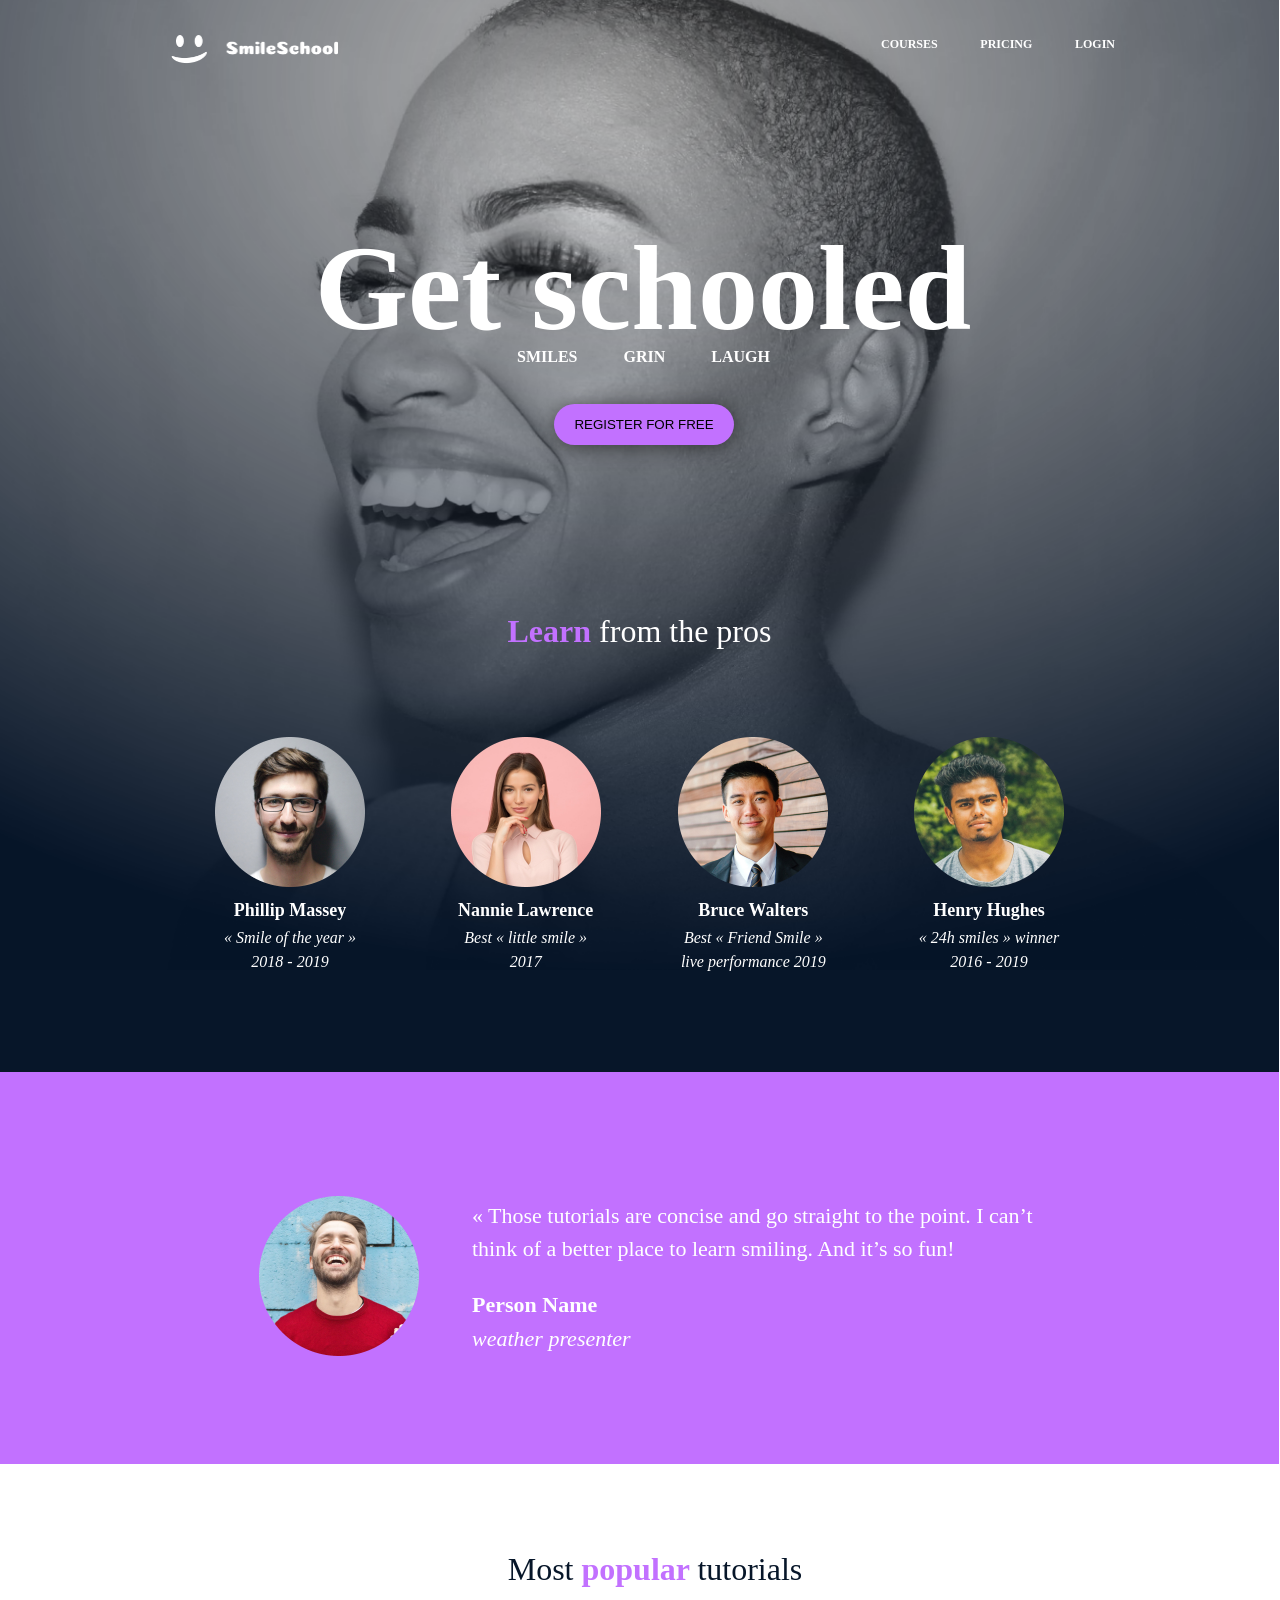
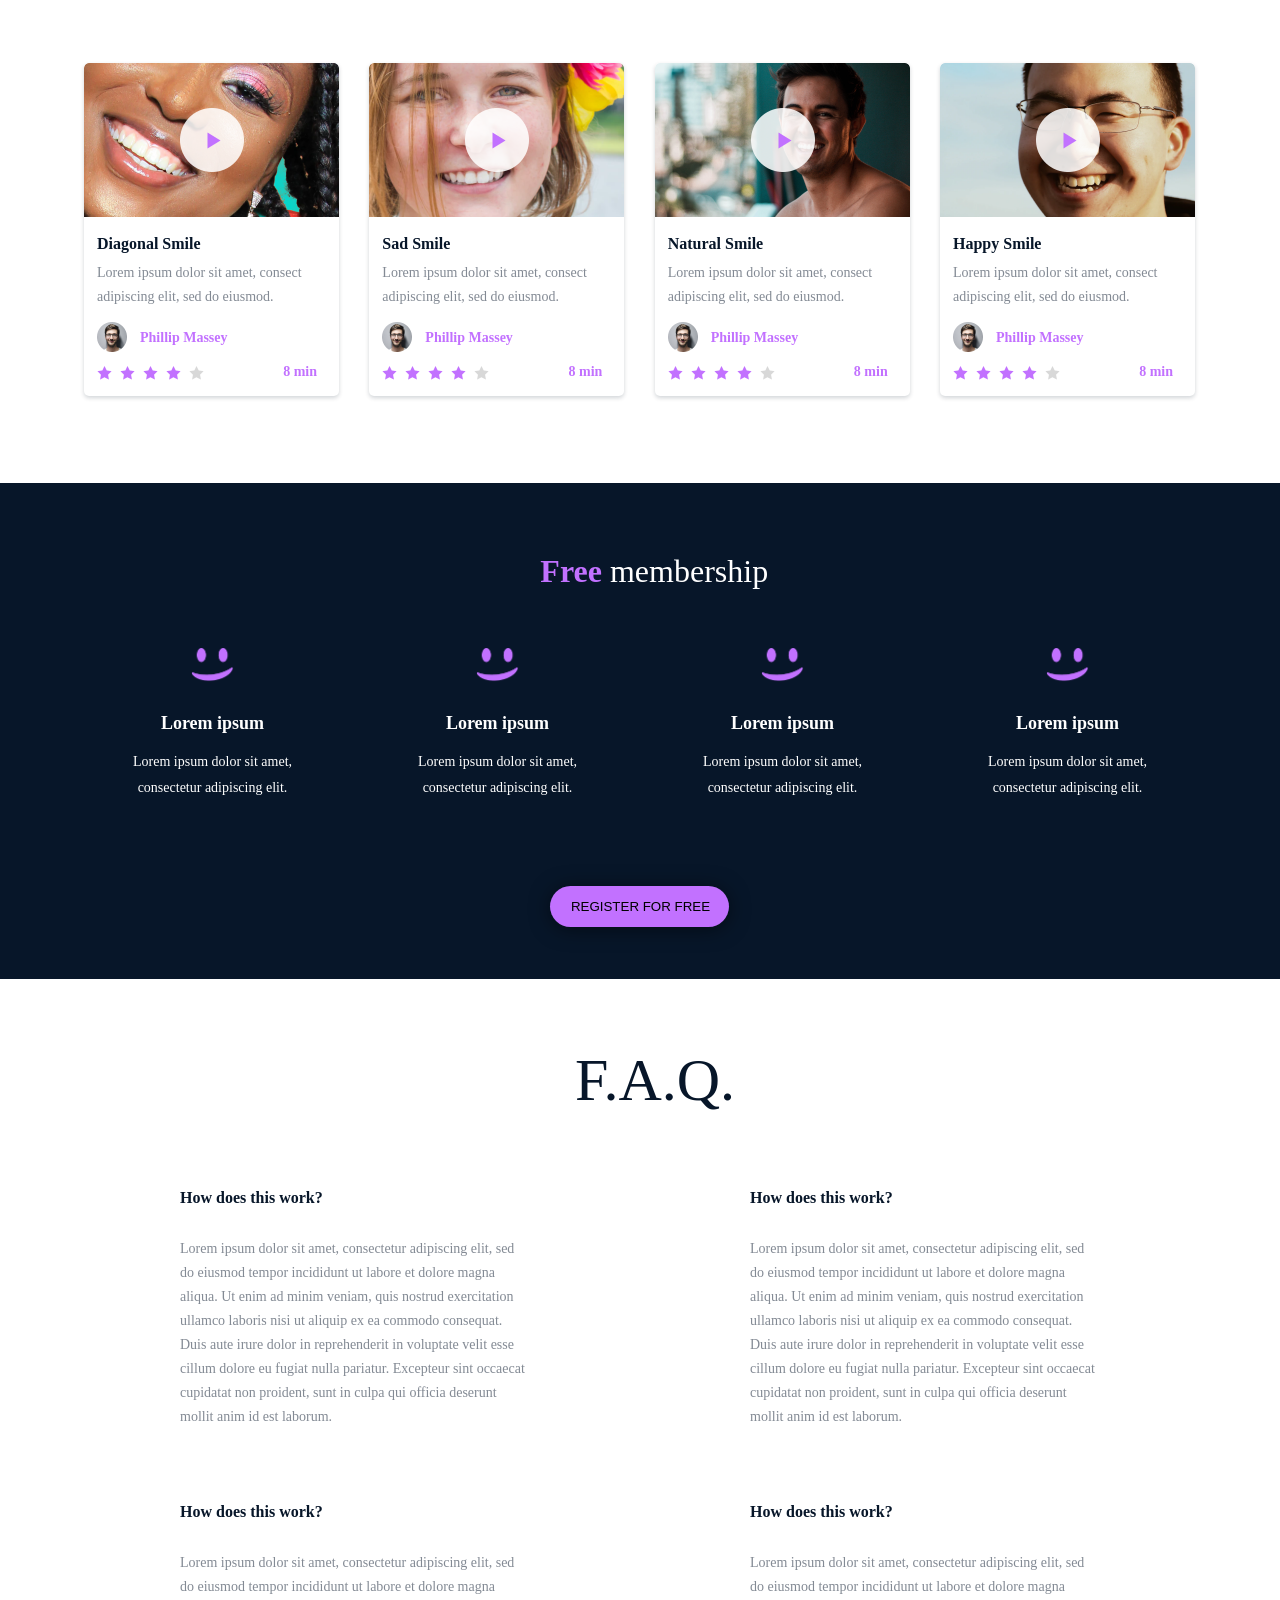
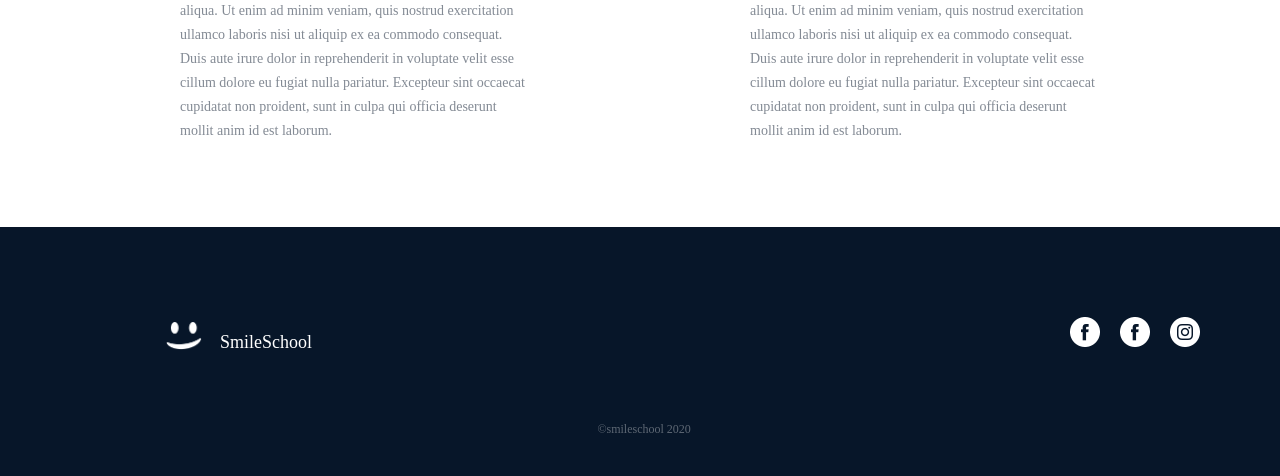
<file: css_advanced/index.html>
<!DOCTYPE html>
<html lang="en">
<head>
    <meta charset="utf-8" />
    <meta name="viewport" content="initial-scale=1, width=device-width" />
    <title>Homepage</title>

    <link rel="stylesheet" href="styles.css">
</head>
<body>

<main>

    <div class="school-page">
        <section class="main-part">
            <div class="logo-parent">
                <img class="logo-button"
                     loading="lazy"
                     alt=""
                     src="image-2.png"/>

                <div class="courses-pricing-login-wrapper">
                    <nav class="COURSES">
                        <a class="courses">COURSES</a>
                        <a class="pricing">PRICING</a>
                        <a class="login">LOGIN</a>
                    </nav>
                </div>
            </div>
            <img class="background-icon" alt="" src="image.png" />

            <div class="main-part-inner">
                <div class="frame-parent">
                    <div class="get-schooled-parent">
                        <h1 class="get-schooled">Get schooled</h1>
                        <div class="smiles-grin-laugh-images-wrapper">
                            <div class="smiles-grin-laugh-images">
                                <b class="smiles">SMILES</b>
                                <b class="grin">GRIN</b>
                                <b class="laugh">LAUGH</b>
                            </div>
                        </div>
                    </div>
                    <div class="button-wrapper">
                        <button class="button">
                             REGISTER FOR FREE
                        </button>
                    </div>
                </div>
            </div>
            <div class="learn-pros-content-wrapper">
                <div class="learn-pros-content">
                    <div class="learn-from-the-pros-wrapper">
                        <h1 class="learn-from-the-container">
                            <b>
                                <span>Learn</span>
                            </b>
                            <span class="from-the-pros">
                  <b> </b>
                  <span class="from-the-pros1">from the pros</span>
                </span>
                        </h1>
                    </div>
                    <div class="pros">
                        <div class="pro-1-wrapper">
                            <div class="pro-1">
                                <img
                                        class="avatar-icon"
                                        loading="lazy"
                                        alt=""
                                        src="image-1.png"
                                />

                                <div class="phillip-massey-parent">
                                    <div class="phillip-massey">Phillip Massey</div>
                                    <i class="smile-of-the"
                                    >« Smile of the year » 2018 - 2019</i
                                    >
                                </div>
                            </div>
                        </div>
                        <div class="pro-2">
                            <img
                                    class="avatar-icon1"
                                    alt=""
                                    src="image-3.png"
                            />

                            <div class="nannie-lawrence-parent">
                                <div class="nannie-lawrence">Nannie Lawrence</div>
                                <i class="best-little">Best « little smile » 2017</i>
                            </div>
                        </div>
                        <div class="pro-3-wrapper">
                            <div class="pro-3">
                                <img
                                        class="avatar-icon2"
                                        alt=""
                                        src="image-4.png"
                                />

                                <div class="bruce-walters-parent">
                                    <div class="bruce-walters">Bruce Walters</div>
                                    <i class="best-friend"
                                    >Best « Friend Smile » live performance 2019</i
                                    >
                                </div>
                            </div>
                        </div>
                        <div class="pro-4">
                            <img
                                    class="avatar-icon3"
                                    alt=""
                                    src="image-5.png"
                            />

                            <div class="henry-hughes-parent">
                                <div class="henry-hughes">Henry Hughes</div>
                                <i class="h-smiles">« 24h smiles » winner 2016 - 2019</i>
                            </div>
                        </div>
                    </div>
                </div>
            </div>
        </section>
        <section class="part-1-testimonials">

            <img class="avatar-icon4" alt="" src="image-6.png" />

            <div class="those-tutorials-ar-parent">
                <p class="those-tutorials-ar">
                    « Those tutorials are concise and go straight to the point. I can’t
                    think of a better place to learn smiling. And it’s so fun!
                </p>
                <div class="testimonial-author-info">
                    <b class="person-name">Person Name</b>
                    <i class="weather-presenter">weather presenter</i>
                </div>
            </div>
        </section>
        <section class="popular-tutorials">
            <div class="popular-tutorials-content">
                <div class="most-popular-tutoria-wrapper">
                    <h1 class="most-popular-tutoria-container">
                        <span class="most">Most</span>
                        <b class="popular">
                            <span> popular</span>
                            <span class="span"> </span>
                        </b>
                        <span class="tutorials">tutorials</span>
                    </h1>
                </div>
                <div class="tutorials1">
                    <div class="tuto-1">
                        <div class="background"></div>
                        <div class="preview-parent">
                            <img
                                    class="preview-icon"
                                    alt=""
                                    src="image-7.png"
                            />

                            <img
                                    class="play-icon"
                                    loading="lazy"
                                    alt=""
                                    src="image-8.png"
                            />
                        </div>
                        <div class="diagonal-smile-parent">
                            <b class="diagonal-smile">Diagonal Smile</b>
                            <div class="lorem-ipsum-dolor-si-parent">
                                <p class="lorem-ipsum-dolor">
                                    Lorem ipsum dolor sit amet, consect adipiscing elit, sed do
                                    eiusmod.
                                </p>
                                <div class="frame-group">
                                    <div class="avatar-parent">
                                        <img
                                                class="avatar-icon5"
                                                alt=""
                                                src="image-9.png"
                                        />

                                        <div class="phillip-massey-wrapper">
                                            <b class="phillip-massey1">Phillip Massey</b>
                                        </div>
                                    </div>
                                    <div class="frame-container">
                                        <div class="rating-wrapper">
                                            <img
                                                    class="rating-icon"
                                                    loading="lazy"
                                                    alt=""
                                                    src="image-10.png"
                                            />
                                        </div>
                                        <b class="min">8 min</b>
                                    </div>
                                </div>
                            </div>
                        </div>
                    </div>
                    <div class="tuto-2">
                        <div class="background1"></div>
                        <div class="preview-group">
                            <img
                                    class="preview-icon1"
                                    alt=""
                                    src="image-11.png"
                            />

                            <img class="play-icon1" alt="" src="image-8.png" />
                        </div>
                        <div class="sad-smile-parent">
                            <b class="sad-smile">Sad Smile</b>
                            <div class="lorem-ipsum-dolor-si-group">
                                <p class="lorem-ipsum-dolor1">
                                    Lorem ipsum dolor sit amet, consect adipiscing elit, sed do
                                    eiusmod.
                                </p>
                                <div class="frame-div">
                                    <div class="avatar-group">
                                        <img
                                                class="avatar-icon6"
                                                alt=""
                                                src="image-9.png"
                                        />

                                        <div class="phillip-massey-container">
                                            <b class="phillip-massey2">Phillip Massey</b>
                                        </div>
                                    </div>
                                    <div class="frame-parent1">
                                        <div class="rating-container">
                                            <img
                                                    class="rating-icon1"
                                                    alt=""
                                                    src="image-10.png"
                                            />
                                        </div>
                                        <b class="min1">8 min</b>
                                    </div>
                                </div>
                            </div>
                        </div>
                    </div>
                    <div class="tuto-3">
                        <div class="background2"></div>
                        <div class="preview-container">
                            <img
                                    class="preview-icon2"
                                    alt=""
                                    src="image-15.png"
                            />

                            <img class="play-icon2" alt="" src="image-8.png" />
                        </div>
                        <div class="natural-smile-parent">
                            <b class="natural-smile">Natural Smile</b>
                            <div class="lorem-ipsum-dolor-si-container">
                                <p class="lorem-ipsum-dolor2">
                                    Lorem ipsum dolor sit amet, consect adipiscing elit, sed do
                                    eiusmod.
                                </p>
                                <div class="frame-parent2">
                                    <div class="avatar-container">
                                        <img
                                                class="avatar-icon7"
                                                alt=""
                                                src="image-9.png"
                                        />

                                        <div class="phillip-massey-frame">
                                            <b class="phillip-massey3">Phillip Massey</b>
                                        </div>
                                    </div>
                                    <div class="frame-parent3">
                                        <div class="rating-frame">
                                            <img
                                                    class="rating-icon2"
                                                    alt=""
                                                    src="image-10.png"
                                            />
                                        </div>
                                        <b class="min2">8 min</b>
                                    </div>
                                </div>
                            </div>
                        </div>
                    </div>
                    <div class="tuto-4">
                        <div class="background3"></div>
                        <div class="preview-parent1">
                            <img
                                    class="preview-icon3"
                                    alt=""
                                    src="image-19.png"
                            />

                            <img class="play-icon3" alt="" src="image-8.png" />
                        </div>
                        <div class="happy-smile-parent">
                            <b class="happy-smile">Happy Smile</b>
                            <div class="lorem-ipsum-dolor-si-parent1">
                                <p class="lorem-ipsum-dolor3">
                                    Lorem ipsum dolor sit amet, consect adipiscing elit, sed do
                                    eiusmod.
                                </p>
                                <div class="frame-parent4">
                                    <div class="avatar-parent1">
                                        <img
                                                class="avatar-icon8"
                                                alt=""
                                                src="image-9.png"
                                        />

                                        <div class="phillip-massey-wrapper1">
                                            <b class="phillip-massey4">Phillip Massey</b>
                                        </div>
                                    </div>
                                    <div class="frame-parent5">
                                        <div class="rating-wrapper1">
                                            <img
                                                    class="rating-icon3"
                                                    alt=""
                                                    src="image-10.png"
                                            />
                                        </div>
                                        <b class="min3">8 min</b>
                                    </div>
                                </div>
                            </div>
                        </div>
                    </div>
                </div>
            </div>
        </section>
        <section class="free-membership">
            <div class="part-3-free-membership">
                <!--img class="background-icon2" alt="" src="img_14.png" /-->

                <div class="frame-parent6">
                    <div class="free-membership-wrapper">
                        <h1 class="free-membership1">
                            <b>
                                <span>Free</span>
                            </b>
                            <span class="membership">
                  <b> </b>
                  <span class="membership1">membership</span>
                </span>
                        </h1>
                    </div>
                    <div class="free-membership-benefits">
                        <div class="frame-parent7">
                            <div class="smile-wrapper">
                                <img
                                        class="smile-icon"
                                        loading="lazy"
                                        alt=""
                                        src="image-20.png"
                                />
                            </div>
                            <div class="lorem-ipsum-parent">
                                <b class="lorem-ipsum">Lorem ipsum</b>
                                <div class="lorem-ipsum-dolor-si-wrapper">
                                    <p class="lorem-ipsum-dolor4">
                                        Lorem ipsum dolor sit amet, consectetur adipiscing elit.
                                    </p>
                                </div>
                            </div>
                        </div>
                        <div class="frame-parent8">
                            <div class="smile-container">
                                <img class="smile-icon1" alt="" src="image-20.png" />
                            </div>
                            <div class="lorem-ipsum-group">
                                <b class="lorem-ipsum1">Lorem ipsum</b>
                                <div class="lorem-ipsum-dolor-si-frame">
                                    <p class="lorem-ipsum-dolor5">
                                        Lorem ipsum dolor sit amet, consectetur adipiscing elit.
                                    </p>
                                </div>
                            </div>
                        </div>
                        <div class="frame-parent9">
                            <div class="smile-frame">
                                <img class="smile-icon2" alt="" src="image-20.png" />
                            </div>
                            <div class="lorem-ipsum-container">
                                <b class="lorem-ipsum2">Lorem ipsum</b>
                                <div class="lorem-ipsum-dolor-si-wrapper1">
                                    <p class="lorem-ipsum-dolor6">
                                        Lorem ipsum dolor sit amet, consectetur adipiscing elit.
                                    </p>
                                </div>
                            </div>
                        </div>
                        <div class="frame-parent10">
                            <div class="smile-wrapper1">
                                <img class="smile-icon3" alt="" src="image-20.png" />
                            </div>
                            <div class="lorem-ipsum-parent1">
                                <b class="lorem-ipsum3">Lorem ipsum</b>
                                <div class="lorem-ipsum-dolor-si-wrapper2">
                                    <p class="lorem-ipsum-dolor7">
                                        Lorem ipsum dolor sit amet, consectetur adipiscing elit.
                                    </p>
                                </div>
                            </div>
                        </div>
                    </div>
                </div>
                <div class="button-container">
                    <button class="button1">
                        REGISTER FOR FREE
                    </button>
                </div>
            </div>
        </section>
        <section class="how-it-works">
            <div class="how-it-works-content">
                <div class="faq-wrapper">
                    <h1 class="faq">F.A.Q.</h1>
                </div>
                <div class="how-it-works-items">
                    <div class="how-it-works-first">
                        <b class="how-does-this">How does this work?</b>
                        <p class="lorem-ipsum-dolor8">
                            Lorem ipsum dolor sit amet, consectetur adipiscing elit, sed do
                            eiusmod tempor incididunt ut labore et dolore magna aliqua. Ut
                            enim ad minim veniam, quis nostrud exercitation ullamco laboris
                            nisi ut aliquip ex ea commodo consequat. Duis aute irure dolor
                            in reprehenderit in voluptate velit esse cillum dolore eu fugiat
                            nulla pariatur. Excepteur sint occaecat cupidatat non proident,
                            sunt in culpa qui officia deserunt mollit anim id est laborum.
                        </p>
                    </div>
                    <div class="how-it-works-second">
                        <b class="how-does-this1">How does this work?</b>
                        <p class="lorem-ipsum-dolor9">
                            Lorem ipsum dolor sit amet, consectetur adipiscing elit, sed do
                            eiusmod tempor incididunt ut labore et dolore magna aliqua. Ut
                            enim ad minim veniam, quis nostrud exercitation ullamco laboris
                            nisi ut aliquip ex ea commodo consequat. Duis aute irure dolor
                            in reprehenderit in voluptate velit esse cillum dolore eu fugiat
                            nulla pariatur. Excepteur sint occaecat cupidatat non proident,
                            sunt in culpa qui officia deserunt mollit anim id est laborum.
                        </p>
                    </div>
                </div>
                <div class="how-it-works-items1">
                    <div class="how-does-this-work-parent">
                        <b class="how-does-this2">How does this work?</b>
                        <p class="lorem-ipsum-dolor10">
                            Lorem ipsum dolor sit amet, consectetur adipiscing elit, sed do
                            eiusmod tempor incididunt ut labore et dolore magna aliqua. Ut
                            enim ad minim veniam, quis nostrud exercitation ullamco laboris
                            nisi ut aliquip ex ea commodo consequat. Duis aute irure dolor
                            in reprehenderit in voluptate velit esse cillum dolore eu fugiat
                            nulla pariatur. Excepteur sint occaecat cupidatat non proident,
                            sunt in culpa qui officia deserunt mollit anim id est laborum.
                        </p>
                    </div>
                    <div class="how-does-this-work-group">
                        <b class="how-does-this3">How does this work?</b>
                        <p class="lorem-ipsum-dolor11">
                            Lorem ipsum dolor sit amet, consectetur adipiscing elit, sed do
                            eiusmod tempor incididunt ut labore et dolore magna aliqua. Ut
                            enim ad minim veniam, quis nostrud exercitation ullamco laboris
                            nisi ut aliquip ex ea commodo consequat. Duis aute irure dolor
                            in reprehenderit in voluptate velit esse cillum dolore eu fugiat
                            nulla pariatur. Excepteur sint occaecat cupidatat non proident,
                            sunt in culpa qui officia deserunt mollit anim id est laborum.
                        </p>
                    </div>
                </div>
            </div>
        </section>
    </div>
</main>
<footer>

    <section class="part-5-footer">
        <div class="background4"></div>
        <div class="smileschool-2020">©️smileschool 2020</div>
        <div class="social-media">
            <img
                    class="instagram-icon"
                    loading="lazy"
                    alt=""
                    src="image-24.png"
            />

            <img
                    class="twitter-icon"
                    loading="lazy"
                    alt=""
                    src="image-23.png"
            />

            <img
                    class="facebook-icon"
                    loading="lazy"
                    alt=""
                    src="image-22.png"_
            />

            <img class="smile-icon4" alt="" src="image-21.png" />

            <div class="smileschool">SmileSchool</div>
        </div>
    </section>

</footer>

</body>
</html>
</file>
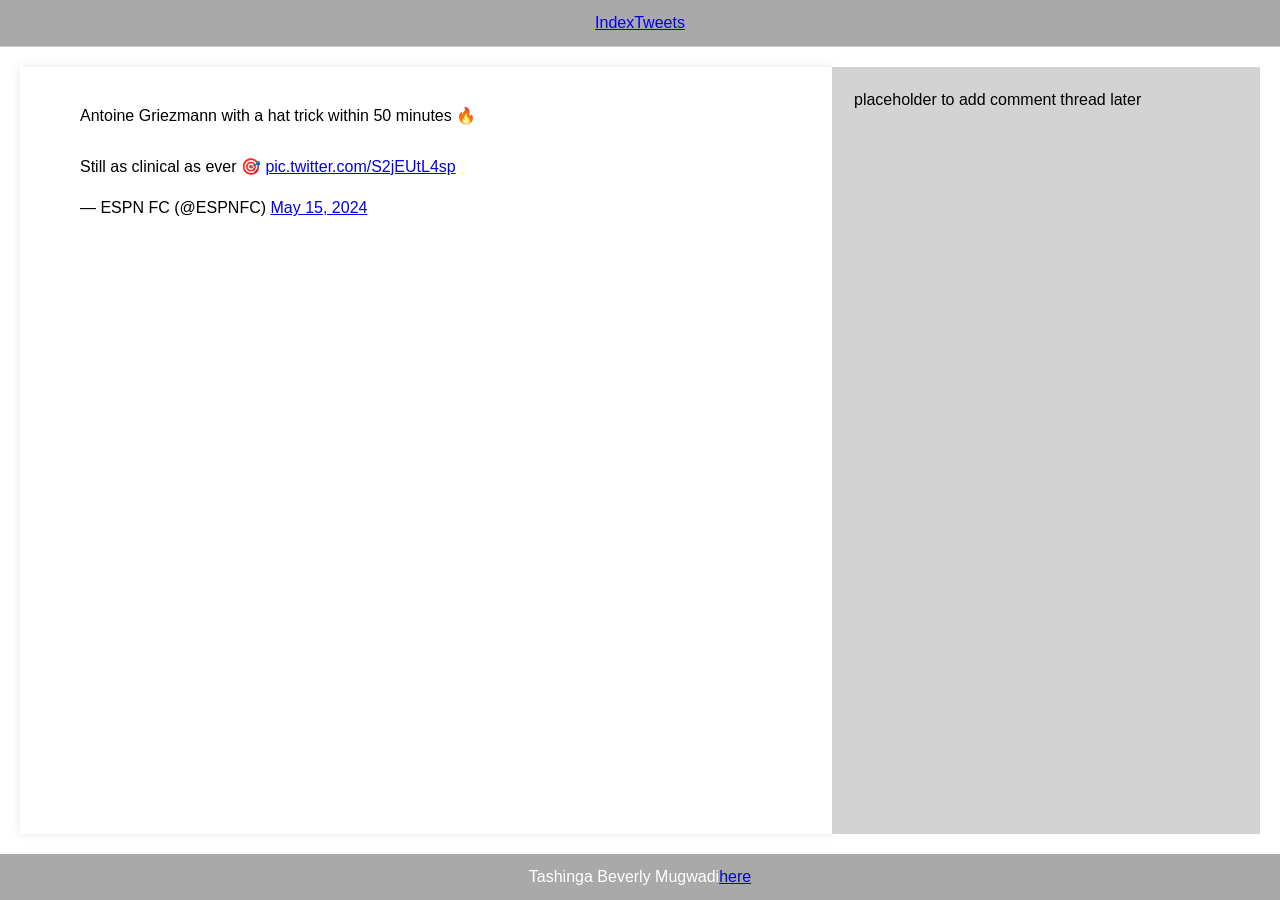
<file: css_basic/tweets.html>
<!DOCTYPE html>
<html lang="en">

<head>
    <meta charset="UTF-8">
    <meta name="viewport" content="width=device-width, initial-scale=1.0">
    <title>Document</title>
    <link href="base.css" rel="stylesheet">
    <link href="styles.css" rel="stylesheet">
</head>
<body>
    <header>
        <ul>
            <a href="index.html">
                <li>Index</li>
            </a>
            <a href="tweets.html">
                <li>Tweets</li>
            </a>
        </ul>
    </header>
    <main>
        <article>
    <blockquote class="twitter-tweet"><p lang="en" dir="ltr">Antoine Griezmann with a hat trick within 50 minutes 🔥<br><br>Still as clinical as ever 🎯 <a href="https://t.co/S2jEUtL4sp">pic.twitter.com/S2jEUtL4sp</a></p>&mdash; ESPN FC (@ESPNFC) <a href="https://twitter.com/ESPNFC/status/1790854904283607384?ref_src=twsrc%5Etfw">May 15, 2024</a></blockquote> <script async src="https://platform.twitter.com/widgets.js" charset="utf-8"></script>
        </article>
        <aside>placeholder to add comment thread later</aside>
    </main>
    <footer> Tashinga Beverly Mugwadi<a href="https://www.lipsum.com/" target="_blank">here</a> </footer>

</body>

</html>
</file>
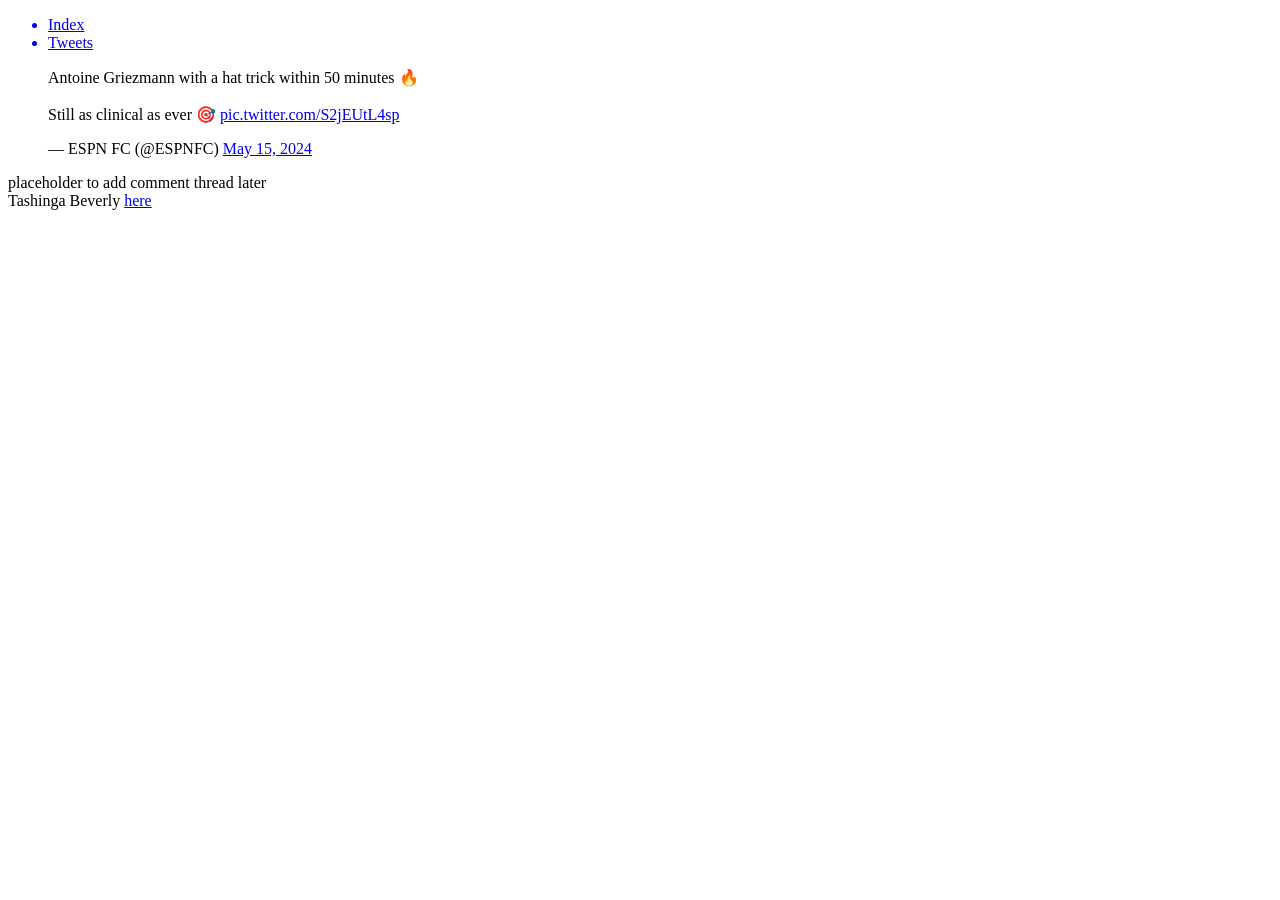
<file: html_basic/tweets.html>
<!DOCTYPE html>
<html lang="en">

<head>
    <meta charset="UTF-8">
    <meta name="viewport" content="width=device-width, initial-scale=1.0">
    <title>Document</title>
</head>
<body>
    <header>
        <ul>
            <a href="index.html">
                <li>Index</li>
            </a>
            <a href="tweets.html">
                <li>Tweets</li>
            </a>
        </ul>
    </header>
    <main>
        <article>
    <blockquote class="twitter-tweet"><p lang="en" dir="ltr">Antoine Griezmann with a hat trick within 50 minutes 🔥<br><br>Still as clinical as ever 🎯 <a href="https://t.co/S2jEUtL4sp">pic.twitter.com/S2jEUtL4sp</a></p>&mdash; ESPN FC (@ESPNFC) <a href="https://twitter.com/ESPNFC/status/1790854904283607384?ref_src=twsrc%5Etfw">May 15, 2024</a></blockquote> <script async src="https://platform.twitter.com/widgets.js" charset="utf-8"></script>
        </article>
        <aside>placeholder to add comment thread later</aside>
    </main>
    <footer> Tashinga Beverly <a href="https://www.lipsum.com/" target="_blank">here</a> </footer>

</body>

</html>
</file>
<file: css_advanced/styles.css>
.logo-button {
    height: 29.5px;
    width: 167px;
    position: relative;
    object-fit: cover;
}
.courses,
.login,
.pricing {
    text-decoration: none;
    position: relative;
    font-weight: 700;
    color: inherit;
    display: inline-block;
    min-width: 50px;
}
.login,
.pricing {
    min-width: 45px;
}
.login {
    min-width: 34px;
}
.COURSES {
    margin: 0;
    align-self: stretch;
    display: flex;
    flex-direction: row;
    align-items: flex-start;
    justify-content: space-between;
    gap: var(--gap-xl);
    text-align: left;
    font-size: var(--font-size-xs);
    color: var(--color-white);
}
.courses-pricing-login-wrapper {
    width: 234px;
    display: flex;
    flex-direction: column;
    align-items: flex-start;
    justify-content: flex-start;
    padding: var(--padding-11xs) 0 0;
    box-sizing: border-box;
}
.logo-parent {
    align-self: stretch;
    display: flex;
    flex-direction: row;
    align-items: flex-start;
    justify-content: space-between;
    gap: var(--gap-xl);
}
.background-icon {
    width: 100%;
    height: 100%;
    position: absolute;
    margin: 0 !important;
    top: 0;
    right: 0;
    bottom: 0;
    left: 0;
    max-width: 100%;
    overflow: hidden;
    max-height: 100%;
    object-fit: cover;
    z-index: -1;
}
.get-schooled,
.grin,
.laugh,
.smiles {
    position: relative;
    font-weight: 700;
    z-index: 1;
}
.get-schooled {
    margin: 0;
    align-self: stretch;
    font-size: inherit;
    font-family: inherit;
}
.grin,
.laugh,
.smiles {
    display: inline-block;
    min-width: 52px;
}
.grin,
.laugh {
    min-width: 36px;
}
.laugh {
    min-width: 49px;
}
.smiles-grin-laugh-images {
    width: 253px;
    display: flex;
    flex-direction: row;
    align-items: flex-start;
    justify-content: space-between;
    gap: var(--gap-xl);
}
.smiles-grin-laugh-images-wrapper {
    align-self: stretch;
    display: flex;
    flex-direction: row;
    align-items: flex-start;
    justify-content: center;
    padding: 0 var(--padding-xl) 0 var(--padding-2xl);
    margin-top: -10px;
    font-size: var(--font-size-base);
}
.get-schooled-parent {
    align-self: stretch;
    display: flex;
    flex-direction: column;
    align-items: flex-end;
    justify-content: flex-start;
}
.button-background {
    height: 44px;
    width: 162px;
    position: relative;
    border-radius: var(--br-3xl);
    background-color: var(--color-mediumorchid);
    display: none;
}
.register-for-free {
    position: relative;
    font-size: var(--font-size-sm);
    font-weight: 600;
    font-family: var(--font-source-sans-pro);
    color: var(--color-white);
    text-align: center;
    display: inline-block;
    min-width: 121px;
    z-index: 1;
}
.button,
.button-wrapper {
    display: flex;
    flex-direction: row;
    align-items: flex-start;
}
.button {
    cursor: pointer;
    border: 0;
    padding: var(--padding-smi) var(--padding-xl);
    background-color: var(--color-mediumorchid);
    box-shadow: 0 2px 20px rgba(0, 0, 0, 0.5);
    border-radius: var(--br-3xl);
    overflow: hidden;
    justify-content: flex-start;
    white-space: nowrap;
    z-index: 1;
}
.button1:hover,
.button:hover {
    background-color: var(--color-darkorchid);
}
.button-wrapper {
    align-self: stretch;
    justify-content: center;
    padding: 0 var(--padding-xl) 0 var(--padding-3xl);
}
.frame-parent {
    width: 684px;
    display: flex;
    flex-direction: column;
    align-items: flex-end;
    justify-content: flex-start;
    gap: 38px;
    max-width: 100%;
}
.main-part-inner {
    width: 1092.4px;
    display: flex;
    flex-direction: row;
    align-items: flex-start;
    justify-content: center;
    padding: 0 0 12.5px;
    box-sizing: border-box;
    max-width: 100%;
}
.from-the-pros1 {
    font-weight: 300;
}
.from-the-pros {
    color: var(--color-white);
}
.learn-from-the-container {
    margin: 0;
    position: relative;
    font-size: inherit;
    z-index: 1;
    font-family: inherit;
}
.learn-from-the-pros-wrapper {
    width: 983px;
    display: flex;
    flex-direction: row;
    align-items: flex-start;
    justify-content: center;
    padding: 0 var(--padding-xl);
    box-sizing: border-box;
    max-width: 100%;
}
.avatar-icon {
    width: 150px;
    height: 150px;
    position: relative;
    object-fit: cover;
}
.phillip-massey,
.smile-of-the {
    align-self: stretch;
    position: relative;
}
.phillip-massey {
    line-height: 27px;
    font-weight: 900;
}
.smile-of-the {
    font-size: var(--font-size-base);
    line-height: 24px;
    font-style: italic;
}
.phillip-massey-parent {
    align-self: stretch;
    gap: var(--gap-11xs);
}
.phillip-massey-parent,
.pro-1,
.pro-1-wrapper {
    display: flex;
    flex-direction: column;
    align-items: flex-start;
    justify-content: flex-start;
}
.pro-1 {
    align-self: stretch;
    overflow: hidden;
    gap: var(--gap-3xs);
}
.pro-1-wrapper {
    width: 158px;
    flex-shrink: 0;
    padding: 0 var(--padding-5xs) 0 0;
    box-sizing: border-box;
}
.avatar-icon1 {
    width: 150px;
    height: 150px;
    position: relative;
    object-fit: cover;
}
.best-little,
.nannie-lawrence {
    align-self: stretch;
    position: relative;
}
.nannie-lawrence {
    line-height: 27px;
    font-weight: 900;
}
.best-little {
    font-size: var(--font-size-base);
    line-height: 24px;
    font-style: italic;
}
.nannie-lawrence-parent,
.pro-2 {
    display: flex;
    flex-direction: column;
    align-items: flex-start;
    justify-content: flex-start;
}
.nannie-lawrence-parent {
    align-self: stretch;
    gap: var(--gap-11xs);
}
.pro-2 {
    width: 150px;
    overflow: hidden;
    flex-shrink: 0;
    gap: var(--gap-3xs);
}
.avatar-icon2 {
    width: 150px;
    height: 150px;
    position: relative;
    object-fit: cover;
}
.best-friend,
.bruce-walters {
    align-self: stretch;
    position: relative;
}
.bruce-walters {
    line-height: 27px;
    font-weight: 900;
}
.best-friend {
    font-size: var(--font-size-base);
    line-height: 24px;
    font-style: italic;
}
.bruce-walters-parent {
    align-self: stretch;
    gap: var(--gap-11xs);
}
.bruce-walters-parent,
.pro-3,
.pro-3-wrapper {
    display: flex;
    flex-direction: column;
    align-items: flex-start;
    justify-content: flex-start;
}
.pro-3 {
    align-self: stretch;
    overflow: hidden;
    gap: var(--gap-3xs);
}
.pro-3-wrapper {
    width: 158px;
    flex-shrink: 0;
    padding: 0 var(--padding-5xs) 0 0;
    box-sizing: border-box;
}
.avatar-icon3 {
    width: 150px;
    height: 150px;
    position: relative;
    object-fit: cover;
}
.h-smiles,
.henry-hughes {
    align-self: stretch;
    position: relative;
}
.henry-hughes {
    line-height: 27px;
    font-weight: 900;
}
.h-smiles {
    font-size: var(--font-size-base);
    line-height: 24px;
    font-style: italic;
}
.henry-hughes-parent {
    align-self: stretch;
    flex-direction: column;
    justify-content: flex-start;
    gap: var(--gap-11xs);
}
.henry-hughes-parent,
.pro-4,
.pros {
    display: flex;
    align-items: flex-start;
}
.pro-4 {
    width: 150px;
    overflow: hidden;
    flex-shrink: 0;
    flex-direction: column;
    justify-content: flex-start;
    gap: var(--gap-3xs);
}
.pros {
    width: 1009px;
    overflow-x: auto;
    flex-direction: row;
    justify-content: space-between;
    gap: var(--gap-xl);
    max-width: 100%;
    z-index: 1;
    font-size: var(--font-size-lg);
    color: var(--color-white);
}
.learn-pros-content,
.learn-pros-content-wrapper {
    display: flex;
    justify-content: flex-start;
    max-width: 100%;
}
.learn-pros-content {
    flex: 1;
    flex-direction: column;
    align-items: flex-end;
    gap: 87px;
}
.learn-pros-content-wrapper {
    align-self: stretch;
    flex-direction: row;
    align-items: flex-start;
    padding: 0 51px 0 var(--padding-25xl);
    box-sizing: border-box;
    font-size: var(--font-size-13xl);
    color: var(--color-mediumorchid);
}
.background-icon1,
.main-part {
    position: relative;
    max-width: 100%;
}
.main-part {
    margin-left: -1px;
    align-self: stretch;
    overflow: hidden;
    display: flex;
    flex-direction: column;
    align-items: flex-start;
    justify-content: flex-start;
    padding: 35px 164px 98px 172px;
    box-sizing: border-box;
    gap: 155.5px;
    z-index: 2;
    text-align: center;
    font-size: 120px;
    color: var(--color-white);
    font-family: var(--font-source-sans-pro);
}
.background-icon1 {
    height: 392px;
    width: 1440px;
    display: none;
}
.avatar-icon4 {
    height: 160px;
    width: 160px;
    position: relative;
    object-fit: contain;
    z-index: 1;
}
.those-tutorials-ar {
    margin: 0;
    align-self: stretch;
    position: relative;
    line-height: 33.6px;
    z-index: 1;
}
.person-name,
.weather-presenter {
    position: relative;
    line-height: 34px;
    z-index: 1;
}
.person-name {
    font-weight: 700;
    display: inline-block;
    min-width: 129px;
}
.weather-presenter {
    font-style: italic;
}
.testimonial-author-info {
    display: flex;
    flex-direction: column;
    align-items: flex-start;
    justify-content: flex-start;
}
.part-1-testimonials,
.those-tutorials-ar-parent {
    display: flex;
    justify-content: flex-start;
    max-width: 100%;
}
.those-tutorials-ar-parent {
    flex: 1;
    flex-direction: column;
    align-items: flex-start;
    gap: var(--gap-3xl);
    min-width: 474px;
}
.part-1-testimonials {
    margin-left: -1px;
    margin-bottom: 87px;
    align-self: stretch;
    background-color: var(--color-mediumorchid);
    flex-direction: row;
    flex-wrap: wrap;
    align-items: flex-end;
    padding: var(--padding-89xl) 237px var(--padding-89xl) 260px;
    box-sizing: border-box;
    gap: 53px;
    min-height: 392px;
    text-align: left;
    font-size: var(--font-size-3xl);
    color: var(--color-white);
    font-family: var(--font-source-sans-pro);
}
.most {
    font-weight: 300;
}
.span {
    color: var(--color-white);
}
.popular {
    color: var(--color-mediumorchid);
}
.tutorials {
    font-weight: 300;
}
.most-popular-tutoria-container {
    margin: 0;
    position: relative;
    font-size: inherit;
    font-family: inherit;
}
.most-popular-tutoria-wrapper {
    width: 1080px;
    display: flex;
    flex-direction: row;
    align-items: flex-start;
    justify-content: center;
    padding: 0 var(--padding-xl);
    box-sizing: border-box;
    max-width: 100%;
}
.background {
    align-self: stretch;
    height: 335px;
    position: relative;
    box-shadow: 0 2px 4px rgba(7, 22, 41, 0.18);
    border-radius: var(--br-8xs);
    background-color: var(--color-white);
    display: none;
}
.preview-icon {
    position: absolute;
    top: 0;
    left: 0;
    width: 100%;
    height: 100%;
    object-fit: cover;
    z-index: 1;
}
.play-icon {
    position: absolute;
    top: 45px;
    left: 96px;
    width: 64px;
    height: 64px;
    z-index: 2;
}
.preview-parent {
    align-self: stretch;
    height: 154px;
    position: relative;
}
.diagonal-smile {
    position: relative;
    font-weight: 700;
    display: inline-block;
    min-width: 106px;
    z-index: 1;
}
.lorem-ipsum-dolor {
    margin: 0;
    align-self: stretch;
    position: relative;
    line-height: 24px;
    z-index: 1;
}
.avatar-icon5 {
    height: 30px;
    width: 30px;
    position: relative;
    object-fit: cover;
    min-height: 30px;
    z-index: 1;
}
.phillip-massey1 {
    position: relative;
    line-height: 27px;
    font-weight: 600;
    display: inline-block;
    min-width: 86px;
    z-index: 1;
}
.avatar-parent,
.phillip-massey-wrapper {
    display: flex;
    align-items: flex-start;
    justify-content: flex-start;
}
.phillip-massey-wrapper {
    flex-direction: column;
    padding: var(--padding-11xs) 0 0;
}
.avatar-parent {
    flex-direction: row;
    gap: var(--gap-smi);
}
.rating-icon {
    align-self: stretch;
    height: 15px;
    position: relative;
    max-width: 100%;
    overflow: hidden;
    flex-shrink: 0;
    z-index: 1;
}
.rating-wrapper {
    width: 107px;
    display: flex;
    flex-direction: column;
    align-items: flex-start;
    justify-content: flex-start;
    padding: var(--padding-5xs) 0 0;
    box-sizing: border-box;
}
.min {
    position: relative;
    line-height: 27px;
    font-weight: 600;
    display: inline-block;
    min-width: 34px;
    z-index: 1;
}
.frame-container {
    align-self: stretch;
    display: flex;
    flex-direction: row;
    align-items: flex-start;
    justify-content: space-between;
    gap: var(--gap-xl);
    text-align: right;
}
.frame-group {
    width: 220px;
    gap: var(--gap-7xs);
    color: var(--color-mediumorchid);
}
.diagonal-smile-parent,
.frame-group,
.lorem-ipsum-dolor-si-parent {
    display: flex;
    flex-direction: column;
    align-items: flex-start;
    justify-content: flex-start;
}
.lorem-ipsum-dolor-si-parent {
    align-self: stretch;
    gap: var(--gap-sm-4);
    font-size: var(--font-size-sm);
    color: var(--color-gray-200);
}
.diagonal-smile-parent {
    width: 242px;
    gap: var(--gap-5xs-6);
}
.background1,
.tuto-1 {
    box-shadow: 0 2px 4px rgba(7, 22, 41, 0.18);
    border-radius: var(--br-8xs);
    background-color: var(--color-white);
}
.tuto-1 {
    overflow: hidden;
    display: flex;
    flex-direction: column;
    align-items: flex-end;
    justify-content: flex-start;
    padding: 0 0 var(--padding-2xs);
    gap: var(--gap-lg);
}
.background1 {
    align-self: stretch;
    height: 335px;
    position: relative;
    display: none;
}
.preview-icon1 {
    position: absolute;
    top: 0;
    left: 0;
    width: 100%;
    height: 100%;
    object-fit: cover;
    z-index: 1;
}
.play-icon1 {
    position: absolute;
    top: 45px;
    left: 96px;
    width: 64px;
    height: 64px;
    z-index: 2;
}
.preview-group {
    align-self: stretch;
    height: 154px;
    position: relative;
}
.sad-smile {
    position: relative;
    font-weight: 700;
    display: inline-block;
    min-width: 70px;
    z-index: 1;
}
.lorem-ipsum-dolor1 {
    margin: 0;
    align-self: stretch;
    position: relative;
    line-height: 24px;
    z-index: 1;
}
.avatar-icon6 {
    height: 30px;
    width: 30px;
    position: relative;
    object-fit: cover;
    min-height: 30px;
    z-index: 1;
}
.phillip-massey2 {
    position: relative;
    line-height: 27px;
    font-weight: 600;
    display: inline-block;
    min-width: 86px;
    z-index: 1;
}
.avatar-group,
.phillip-massey-container {
    display: flex;
    align-items: flex-start;
    justify-content: flex-start;
}
.phillip-massey-container {
    flex-direction: column;
    padding: var(--padding-11xs) 0 0;
}
.avatar-group {
    flex-direction: row;
    gap: var(--gap-smi);
}
.rating-icon1 {
    align-self: stretch;
    height: 15px;
    position: relative;
    max-width: 100%;
    overflow: hidden;
    flex-shrink: 0;
    z-index: 1;
}
.rating-container {
    width: 107px;
    display: flex;
    flex-direction: column;
    align-items: flex-start;
    justify-content: flex-start;
    padding: var(--padding-5xs) 0 0;
    box-sizing: border-box;
}
.min1 {
    position: relative;
    line-height: 27px;
    font-weight: 600;
    display: inline-block;
    min-width: 34px;
    z-index: 1;
}
.frame-parent1 {
    align-self: stretch;
    display: flex;
    flex-direction: row;
    align-items: flex-start;
    justify-content: space-between;
    gap: var(--gap-xl);
    text-align: right;
}
.frame-div {
    width: 220px;
    gap: var(--gap-7xs);
    color: var(--color-mediumorchid);
}
.frame-div,
.lorem-ipsum-dolor-si-group,
.sad-smile-parent {
    display: flex;
    flex-direction: column;
    align-items: flex-start;
    justify-content: flex-start;
}
.lorem-ipsum-dolor-si-group {
    align-self: stretch;
    gap: var(--gap-sm-4);
    font-size: var(--font-size-sm);
    color: var(--color-gray-200);
}
.sad-smile-parent {
    width: 242px;
    gap: var(--gap-5xs-6);
}
.background2,
.tuto-2 {
    box-shadow: 0 2px 4px rgba(7, 22, 41, 0.18);
    border-radius: var(--br-8xs);
    background-color: var(--color-white);
}
.tuto-2 {
    overflow: hidden;
    display: flex;
    flex-direction: column;
    align-items: flex-end;
    justify-content: flex-start;
    padding: 0 0 var(--padding-2xs);
    gap: var(--gap-lg);
}
.background2 {
    align-self: stretch;
    height: 335px;
    position: relative;
    display: none;
}
.preview-icon2 {
    position: absolute;
    top: 0;
    left: 0;
    width: 100%;
    height: 100%;
    object-fit: cover;
    z-index: 1;
}
.play-icon2 {
    position: absolute;
    top: 45px;
    left: 96px;
    width: 64px;
    height: 64px;
    z-index: 2;
}
.preview-container {
    align-self: stretch;
    height: 154px;
    position: relative;
}
.natural-smile {
    position: relative;
    font-weight: 700;
    display: inline-block;
    min-width: 97px;
    z-index: 1;
}
.lorem-ipsum-dolor2 {
    margin: 0;
    align-self: stretch;
    position: relative;
    line-height: 24px;
    z-index: 1;
}
.avatar-icon7 {
    height: 30px;
    width: 30px;
    position: relative;
    object-fit: cover;
    min-height: 30px;
    z-index: 1;
}
.phillip-massey3 {
    position: relative;
    line-height: 27px;
    font-weight: 600;
    display: inline-block;
    min-width: 86px;
    z-index: 1;
}
.avatar-container,
.phillip-massey-frame {
    display: flex;
    align-items: flex-start;
    justify-content: flex-start;
}
.phillip-massey-frame {
    flex-direction: column;
    padding: var(--padding-11xs) 0 0;
}
.avatar-container {
    flex-direction: row;
    gap: var(--gap-smi);
}
.rating-icon2 {
    align-self: stretch;
    height: 15px;
    position: relative;
    max-width: 100%;
    overflow: hidden;
    flex-shrink: 0;
    z-index: 1;
}
.rating-frame {
    width: 107px;
    display: flex;
    flex-direction: column;
    align-items: flex-start;
    justify-content: flex-start;
    padding: var(--padding-5xs) 0 0;
    box-sizing: border-box;
}
.min2 {
    position: relative;
    line-height: 27px;
    font-weight: 600;
    display: inline-block;
    min-width: 34px;
    z-index: 1;
}
.frame-parent3 {
    align-self: stretch;
    display: flex;
    flex-direction: row;
    align-items: flex-start;
    justify-content: space-between;
    gap: var(--gap-xl);
    text-align: right;
}
.frame-parent2 {
    width: 220px;
    gap: var(--gap-7xs);
    color: var(--color-mediumorchid);
}
.frame-parent2,
.lorem-ipsum-dolor-si-container,
.natural-smile-parent {
    display: flex;
    flex-direction: column;
    align-items: flex-start;
    justify-content: flex-start;
}
.lorem-ipsum-dolor-si-container {
    align-self: stretch;
    gap: var(--gap-sm-4);
    font-size: var(--font-size-sm);
    color: var(--color-gray-200);
}
.natural-smile-parent {
    width: 242px;
    gap: var(--gap-5xs-6);
}
.background3,
.tuto-3 {
    box-shadow: 0 2px 4px rgba(7, 22, 41, 0.18);
    border-radius: var(--br-8xs);
    background-color: var(--color-white);
}
.tuto-3 {
    overflow: hidden;
    display: flex;
    flex-direction: column;
    align-items: flex-end;
    justify-content: flex-start;
    padding: 0 0 var(--padding-2xs);
    gap: var(--gap-lg);
}
.background3 {
    align-self: stretch;
    height: 335px;
    position: relative;
    display: none;
}
.preview-icon3 {
    position: absolute;
    top: 0;
    left: 0;
    width: 100%;
    height: 100%;
    object-fit: cover;
    z-index: 1;
}
.play-icon3 {
    position: absolute;
    top: 45px;
    left: 96px;
    width: 64px;
    height: 64px;
    z-index: 2;
}
.preview-parent1 {
    align-self: stretch;
    height: 154px;
    position: relative;
}
.happy-smile {
    position: relative;
    font-weight: 700;
    display: inline-block;
    min-width: 89px;
    z-index: 1;
}
.lorem-ipsum-dolor3 {
    margin: 0;
    align-self: stretch;
    position: relative;
    line-height: 24px;
    z-index: 1;
}
.avatar-icon8 {
    height: 30px;
    width: 30px;
    position: relative;
    object-fit: cover;
    min-height: 30px;
    z-index: 1;
}
.phillip-massey4 {
    position: relative;
    line-height: 27px;
    font-weight: 600;
    display: inline-block;
    min-width: 86px;
    z-index: 1;
}
.avatar-parent1,
.phillip-massey-wrapper1 {
    display: flex;
    align-items: flex-start;
    justify-content: flex-start;
}
.phillip-massey-wrapper1 {
    flex-direction: column;
    padding: var(--padding-11xs) 0 0;
}
.avatar-parent1 {
    flex-direction: row;
    gap: var(--gap-smi);
}
.rating-icon3 {
    align-self: stretch;
    height: 15px;
    position: relative;
    max-width: 100%;
    overflow: hidden;
    flex-shrink: 0;
    z-index: 1;
}
.rating-wrapper1 {
    width: 107px;
    display: flex;
    flex-direction: column;
    align-items: flex-start;
    justify-content: flex-start;
    padding: var(--padding-5xs) 0 0;
    box-sizing: border-box;
}
.min3 {
    position: relative;
    line-height: 27px;
    font-weight: 600;
    display: inline-block;
    min-width: 34px;
    z-index: 1;
}
.frame-parent5 {
    align-self: stretch;
    display: flex;
    flex-direction: row;
    align-items: flex-start;
    justify-content: space-between;
    gap: var(--gap-xl);
    text-align: right;
}
.frame-parent4 {
    width: 220px;
    justify-content: flex-start;
    gap: var(--gap-7xs);
    color: var(--color-mediumorchid);
}
.frame-parent4,
.happy-smile-parent,
.lorem-ipsum-dolor-si-parent1 {
    display: flex;
    flex-direction: column;
    align-items: flex-start;
}
.lorem-ipsum-dolor-si-parent1 {
    align-self: stretch;
    justify-content: flex-start;
    gap: var(--gap-sm-4);
    font-size: var(--font-size-sm);
    color: var(--color-gray-200);
}
.happy-smile-parent {
    width: 242px;
    gap: var(--gap-5xs-6);
}
.happy-smile-parent,
.tuto-4,
.tutorials1 {
    justify-content: flex-start;
}
.tuto-4 {
    box-shadow: 0 2px 4px rgba(7, 22, 41, 0.18);
    border-radius: var(--br-8xs);
    background-color: var(--color-white);
    overflow: hidden;
    display: flex;
    flex-direction: column;
    align-items: flex-end;
    padding: 0 0 var(--padding-2xs);
    gap: var(--gap-lg);
}
.tutorials1 {
    align-self: stretch;
    display: grid;
    flex-direction: row;
    align-items: flex-start;
    gap: 30.3px;
    grid-template-columns: repeat(4, minmax(191px, 1fr));
    text-align: left;
    font-size: var(--font-size-base);
}
.popular-tutorials-content {
    width: 1111px;
    display: flex;
    flex-direction: column;
    align-items: flex-end;
    justify-content: flex-start;
    gap: 75px;
    max-width: 100%;
}
.popular-tutorials {
    align-self: stretch;
    display: flex;
    flex-direction: row;
    align-items: flex-start;
    justify-content: center;
    padding: 0 var(--padding-2xl) 87px var(--padding-xl);
    box-sizing: border-box;
    max-width: 100%;
    text-align: center;
    font-size: var(--font-size-13xl);
    color: var(--color-gray-100);
    font-family: var(--font-source-sans-pro);
}
.background-icon2 {
    width: 1440px;
    height: 502px;
    position: relative;
    display: none;
    max-width: 100%;
}
.membership1 {
    font-weight: 300;
}
.membership {
    color: var(--color-white);
}
.free-membership1 {
    margin: 0;
    position: relative;
    font-size: inherit;
    z-index: 1;
    font-family: inherit;
}
.free-membership-wrapper {
    width: 1082.5px;
    display: flex;
    flex-direction: row;
    align-items: flex-start;
    justify-content: center;
    padding: 0 var(--padding-xl);
    box-sizing: border-box;
    max-width: 100%;
}
.smile-icon {
    height: 35.4px;
    width: 43.7px;
    position: relative;
    z-index: 1;
}
.smile-wrapper {
    align-self: stretch;
    display: flex;
    flex-direction: row;
    align-items: flex-start;
    justify-content: center;
    padding: 0 var(--padding-xl);
}
.lorem-ipsum,
.lorem-ipsum-dolor4 {
    position: relative;
    line-height: 26px;
    z-index: 1;
}
.lorem-ipsum {
    align-self: stretch;
    font-weight: 600;
}
.lorem-ipsum-dolor4 {
    margin: 0;
    flex: 1;
}
.lorem-ipsum-dolor-si-wrapper {
    align-self: stretch;
    display: flex;
    flex-direction: row;
    align-items: flex-start;
    justify-content: flex-start;
    padding: 0 var(--padding-3xl);
    font-size: var(--font-size-sm);
}
.frame-parent7,
.lorem-ipsum-parent {
    display: flex;
    flex-direction: column;
    justify-content: flex-start;
}
.lorem-ipsum-parent {
    align-self: stretch;
    align-items: flex-start;
    gap: var(--gap-smi);
}
.frame-parent7 {
    flex: 1;
    align-items: flex-end;
    gap: var(--gap-7xl-6);
    min-width: 236px;
    max-width: 256px;
}
.smile-icon1 {
    height: 35.4px;
    width: 43.7px;
    position: relative;
    z-index: 1;
}
.smile-container {
    align-self: stretch;
    display: flex;
    flex-direction: row;
    align-items: flex-start;
    justify-content: center;
    padding: 0 var(--padding-xl);
}
.lorem-ipsum-dolor5,
.lorem-ipsum1 {
    position: relative;
    line-height: 26px;
    z-index: 1;
}
.lorem-ipsum1 {
    align-self: stretch;
    font-weight: 600;
}
.lorem-ipsum-dolor5 {
    margin: 0;
    flex: 1;
}
.lorem-ipsum-dolor-si-frame {
    align-self: stretch;
    display: flex;
    flex-direction: row;
    align-items: flex-start;
    justify-content: flex-start;
    padding: 0 17px;
    font-size: var(--font-size-sm);
}
.frame-parent8,
.lorem-ipsum-group {
    display: flex;
    flex-direction: column;
    justify-content: flex-start;
}
.lorem-ipsum-group {
    align-self: stretch;
    align-items: flex-start;
    gap: var(--gap-smi);
}
.frame-parent8 {
    flex: 1;
    align-items: flex-end;
    gap: var(--gap-7xl-6);
    min-width: 236px;
    max-width: 256px;
}
.smile-icon2 {
    height: 35.4px;
    width: 43.7px;
    position: relative;
    z-index: 1;
}
.smile-frame {
    align-self: stretch;
    display: flex;
    flex-direction: row;
    align-items: flex-start;
    justify-content: center;
    padding: 0 var(--padding-xl);
}
.lorem-ipsum-dolor6,
.lorem-ipsum2 {
    position: relative;
    line-height: 26px;
    z-index: 1;
}
.lorem-ipsum2 {
    align-self: stretch;
    font-weight: 600;
}
.lorem-ipsum-dolor6 {
    margin: 0;
    flex: 1;
}
.lorem-ipsum-dolor-si-wrapper1 {
    align-self: stretch;
    display: flex;
    flex-direction: row;
    align-items: flex-start;
    justify-content: flex-start;
    padding: 0 var(--padding-xl);
    font-size: var(--font-size-sm);
}
.frame-parent9,
.lorem-ipsum-container {
    display: flex;
    flex-direction: column;
    justify-content: flex-start;
}
.lorem-ipsum-container {
    align-self: stretch;
    align-items: flex-start;
    gap: var(--gap-smi);
}
.frame-parent9 {
    flex: 1;
    align-items: flex-end;
    gap: var(--gap-7xl-6);
    min-width: 236px;
    max-width: 256px;
}
.smile-icon3 {
    height: 35.4px;
    width: 43.7px;
    position: relative;
    z-index: 1;
}
.smile-wrapper1 {
    align-self: stretch;
    display: flex;
    flex-direction: row;
    align-items: flex-start;
    justify-content: center;
    padding: 0 var(--padding-xl);
}
.lorem-ipsum-dolor7,
.lorem-ipsum3 {
    position: relative;
    line-height: 26px;
    z-index: 1;
}
.lorem-ipsum3 {
    align-self: stretch;
    font-weight: 600;
}
.lorem-ipsum-dolor7 {
    margin: 0;
    flex: 1;
}
.lorem-ipsum-dolor-si-wrapper2 {
    align-self: stretch;
    display: flex;
    flex-direction: row;
    align-items: flex-start;
    justify-content: flex-start;
    padding: 0 var(--padding-xl);
    font-size: var(--font-size-sm);
}
.frame-parent10,
.lorem-ipsum-parent1 {
    display: flex;
    flex-direction: column;
    justify-content: flex-start;
}
.lorem-ipsum-parent1 {
    align-self: stretch;
    align-items: flex-start;
    gap: var(--gap-smi);
}
.frame-parent10 {
    flex: 1;
    align-items: flex-end;
    gap: var(--gap-7xl-6);
    min-width: 236px;
    max-width: 256px;
}
.free-membership-benefits {
    align-self: stretch;
    display: flex;
    flex-direction: row;
    flex-wrap: wrap;
    align-items: flex-start;
    justify-content: center;
    gap: var(--gap-10xl);
    font-size: var(--font-size-lg);
    color: var(--color-white);
}
.frame-parent6 {
    width: 1111px;
    display: flex;
    flex-direction: column;
    align-items: flex-end;
    justify-content: flex-start;
    gap: 58px;
    max-width: 100%;
}
.button-background1 {
    height: 44px;
    width: 162px;
    position: relative;
    border-radius: var(--br-3xl);
    background-color: var(--color-mediumorchid);
    display: none;
}
.register-for-free1 {
    position: relative;
    font-size: var(--font-size-sm);
    font-weight: 600;
    font-family: var(--font-source-sans-pro);
    color: var(--color-white);
    text-align: center;
    display: inline-block;
    min-width: 121px;
    z-index: 1;
}
.button-container,
.button1 {
    display: flex;
    flex-direction: row;
    align-items: flex-start;
}
.button1 {
    cursor: pointer;
    border: 0;
    padding: var(--padding-smi) 19px var(--padding-smi) var(--padding-2xl);
    background-color: var(--color-mediumorchid);
    box-shadow: 0 2px 20px rgba(0, 0, 0, 0.5);
    border-radius: var(--br-3xl);
    overflow: hidden;
    justify-content: flex-start;
    white-space: nowrap;
    z-index: 1;
}
.button-container {
    width: 1112px;
    justify-content: center;
    padding: 0 1px 0 0;
    box-sizing: border-box;
    max-width: 100%;
}
.free-membership,
.part-3-free-membership {
    display: flex;
    justify-content: flex-start;
    box-sizing: border-box;
    max-width: 100%;
}
.part-3-free-membership {
    flex: 1;
    background-color: var(--color-gray-100);
    overflow: hidden;
    flex-direction: column;
    align-items: center;
    padding: var(--padding-51xl) var(--padding-xl) 52px;
    gap: 85px;
}
.free-membership {
    align-self: stretch;
    flex-direction: row;
    align-items: flex-start;
    padding: 0 0 67px;
    text-align: center;
    font-size: var(--font-size-13xl);
    color: var(--color-mediumorchid);
    font-family: var(--font-source-sans-pro);
}
.faq {
    margin: 0;
    position: relative;
    font-size: inherit;
    font-weight: 300;
    font-family: inherit;
}
.faq-wrapper {
    width: 890px;
    display: flex;
    flex-direction: row;
    align-items: flex-start;
    justify-content: center;
    padding: 0 var(--padding-xl);
    box-sizing: border-box;
    max-width: 100%;
    text-align: center;
    font-size: 60px;
}
.how-does-this {
    position: relative;
}
.lorem-ipsum-dolor8 {
    margin: 0;
    align-self: stretch;
    position: relative;
    font-size: var(--font-size-sm);
    line-height: 24px;
    color: var(--color-gray-200);
}
.how-it-works-first {
    width: 350px;
    display: flex;
    flex-direction: column;
    align-items: flex-start;
    justify-content: flex-start;
    gap: var(--gap-11xl);
    max-width: 100%;
}
.how-does-this1 {
    position: relative;
}
.lorem-ipsum-dolor9 {
    margin: 0;
    align-self: stretch;
    position: relative;
    font-size: var(--font-size-sm);
    line-height: 24px;
    color: var(--color-gray-200);
}
.how-it-works-items,
.how-it-works-second {
    display: flex;
    align-items: flex-start;
    max-width: 100%;
}
.how-it-works-second {
    width: 350px;
    flex-direction: column;
    justify-content: flex-start;
    gap: var(--gap-11xl);
}
.how-it-works-items {
    align-self: stretch;
    flex-direction: row;
    justify-content: space-between;
    gap: var(--gap-xl);
}
.how-does-this2 {
    position: relative;
}
.lorem-ipsum-dolor10 {
    margin: 0;
    align-self: stretch;
    position: relative;
    font-size: var(--font-size-sm);
    line-height: 24px;
    color: var(--color-gray-200);
}
.how-does-this-work-parent {
    width: 350px;
    display: flex;
    flex-direction: column;
    align-items: flex-start;
    justify-content: flex-start;
    gap: var(--gap-11xl);
    max-width: 100%;
}
.how-does-this3 {
    position: relative;
}
.lorem-ipsum-dolor11 {
    margin: 0;
    align-self: stretch;
    position: relative;
    font-size: var(--font-size-sm);
    line-height: 24px;
    color: var(--color-gray-200);
}
.how-does-this-work-group,
.how-it-works-items1 {
    display: flex;
    align-items: flex-start;
    max-width: 100%;
}
.how-does-this-work-group {
    width: 350px;
    flex-direction: column;
    justify-content: flex-start;
    gap: var(--gap-11xl);
}
.how-it-works-items1 {
    align-self: stretch;
    flex-direction: row;
    justify-content: space-between;
    gap: var(--gap-xl);
}
.how-it-works-content {
    width: 920px;
    display: flex;
    flex-direction: column;
    align-items: flex-end;
    justify-content: flex-start;
    gap: 74px;
    max-width: 100%;
}
.how-it-works {
    width: 1418px;
    display: flex;
    flex-direction: row;
    align-items: flex-start;
    justify-content: center;
    padding: 0 var(--padding-xl) 84px;
    box-sizing: border-box;
    max-width: 100%;
    text-align: left;
    font-size: var(--font-size-base);
    color: var(--color-gray-100);
    font-family: var(--font-source-sans-pro);
}
.background4 {
    position: absolute;
    height: 100%;
    width: 100%;
    top: 0;
    right: 0;
    bottom: 0;
    left: 0;
    background-color: var(--color-gray-100);
    display: none;
}
.smileschool-2020 {
    position: absolute;
    top: calc(50% + 70.5px);
    left: 46.67%;
    display: inline-block;
    mix-blend-mode: normal;
    min-width: 96px;
    z-index: 1;
}
.instagram-icon {
    position: absolute;
    left: 1004.4px;
    z-index: 1;
}
.facebook-icon,
.instagram-icon,
.twitter-icon {
    top: 0;
    width: 30px;
    height: 30px;
    object-fit: contain;
}
.twitter-icon {
    position: absolute;
    left: 954.4px;
    z-index: 1;
}
.facebook-icon {
    left: 904.4px;
}
.facebook-icon,
.smile-icon4,
.smileschool {
    position: absolute;
    z-index: 1;
}
.smile-icon4 {
    top: 5px;
    left: 0;
    width: 36.4px;
    height: 29.5px;
}
.smileschool {
    top: 11px;
    left: 54.4px;
    line-height: 29.6px;
    display: inline-block;
    min-width: 114px;
}
.social-media {
    position: absolute;
    top: 90px;
    left: 165.6px;
    width: 1034.4px;
    height: 34.5px;
    font-size: var(--font-size-lg);
    color: var(--color-white);
    font-family: var(--font-coiny);
}
.part-5-footer,
.school-page {
    position: relative;
    overflow: hidden;
}
.part-5-footer {
    align-self: stretch;
    height: 249px;
    background-color: var(--color-gray-100);
    flex-shrink: 0;
    text-align: left;
    font-size: var(--font-size-xs);
    color: rgba(255, 255, 255, 0.35);
    font-family: var(--font-source-sans-pro);
}
.school-page {
    width: 100%;
    background-color: var(--color-white);
    display: flex;
    flex-direction: column;
    align-items: flex-start;
    justify-content: flex-start;
    line-height: normal;
    letter-spacing: normal;
}
@media screen and (max-width: 1125px) {
    .learn-pros-content-wrapper {
        padding-left: var(--padding-3xl);
        padding-right: 25px;
        box-sizing: border-box;
    }
    .main-part {
        padding-top: 23px;
        padding-bottom: 64px;
        box-sizing: border-box;
    }
    .popular-tutorials-content {
        gap: var(--gap-18xl);
    }
    .part-3-free-membership {
        gap: 42px;
    }
}
@media screen and (max-width: 1050px) {
    .get-schooled {
        font-size: var(--font-size-29xl);
    }
    .learn-from-the-container {
        font-size: var(--font-size-7xl);
    }
    .learn-pros-content {
        gap: 43px;
    }
    .those-tutorials-ar-parent {
        min-width: 100%;
    }
    .most-popular-tutoria-container {
        font-size: var(--font-size-7xl);
    }
    .tutorials1 {
        justify-content: center;
        grid-template-columns: repeat(2, minmax(191px, 331px));
    }
    .free-membership1 {
        font-size: var(--font-size-7xl);
    }
    .faq {
        font-size: var(--font-size-29xl);
    }
    .how-it-works-items {
        flex-wrap: wrap;
        justify-content: center;
    }
    .how-it-works-items1 {
        flex-wrap: wrap;
    }
    .how-it-works-content {
        gap: var(--gap-18xl);
    }
    .how-it-works {
        padding-bottom: 55px;
        box-sizing: border-box;
    }
}
@media screen and (max-width: 750px) {
    .frame-parent {
        gap: var(--gap-lgi);
    }
    .learn-pros-content {
        gap: var(--gap-3xl);
    }
    .main-part {
        gap: 78px;
        padding: var(--padding-xl) 82px 42px 86px;
        box-sizing: border-box;
    }
    .part-1-testimonials {
        gap: 26px;
        padding-left: 130px;
        padding-right: 118px;
        box-sizing: border-box;
    }
    .tutorials1 {
        gap: 15px;
    }
    .popular-tutorials-content {
        gap: var(--gap-lgi);
    }
    .popular-tutorials {
        padding-bottom: 57px;
        box-sizing: border-box;
    }
    .frame-parent6 {
        gap: var(--gap-10xl);
    }
    .part-3-free-membership {
        gap: 21px;
        padding-top: 45px;
        padding-bottom: 34px;
        box-sizing: border-box;
    }
    .free-membership {
        padding-bottom: var(--padding-25xl);
        box-sizing: border-box;
    }
}
@media screen and (max-width: 450px) {
    .courses-pricing-login {
        display: none;
    }
    .courses-pricing-login-wrapper {
        width: 0;
    }
    .get-schooled {
        font-size: 30px;
    }
    .learn-from-the-container {
        font-size: var(--font-size-lgi);
    }
    .main-part {
        gap: 39px;
        padding-left: var(--padding-xl);
        padding-right: var(--padding-xl);
        box-sizing: border-box;
    }
    .person-name,
    .those-tutorials-ar,
    .weather-presenter {
        font-size: var(--font-size-lg);
        line-height: 27px;
    }
    .part-1-testimonials {
        padding: var(--padding-51xl) var(--padding-xl);
        box-sizing: border-box;
    }
    .most-popular-tutoria-container {
        font-size: var(--font-size-lgi);
    }
    .tutorials1 {
        grid-template-columns: minmax(191px, 1fr);
    }
    .free-membership1 {
        font-size: var(--font-size-lgi);
    }
    .faq {
        font-size: 36px;
    }
    .how-it-works-content {
        gap: var(--gap-lg);
    }
    .how-it-works {
        padding-bottom: 36px;
        box-sizing: border-box;
    }
}


body {
    margin: 0;
    line-height: normal;
}

:root {
    /* fonts */
    --font-coiny: Coiny;
    --font-source-sans-pro: "Source Sans Pro";

    /* font sizes */
    --font-size-lg: 18px;
    --font-size-xs: 12px;
    --font-size-sm: 14px;
    --font-size-base: 16px;
    --font-size-29xl: 48px;
    --font-size-13xl: 32px;
    --font-size-lgi: 19px;
    --font-size-7xl: 26px;
    --font-size-3xl: 22px;

    /* Colors */
    --color-white: #fff;
    --color-gray-100: #071629;
    --color-gray-200: rgba(7, 22, 41, 0.5);
    --color-mediumorchid: #c271ff;
    --color-darkorchid: #8f3dcc;

    /* Gaps */
    --gap-lg: 18px;
    --gap-18xl: 37px;
    --gap-xl: 20px;
    --gap-11xl: 30px;
    --gap-10xl: 29px;
    --gap-7xl-6: 26.6px;
    --gap-smi: 13px;
    --gap-lgi: 19px;
    --gap-5xs-6: 7.6px;
    --gap-sm-4: 13.4px;
    --gap-7xs: 6px;
    --gap-3xl: 22px;
    --gap-3xs: 10px;
    --gap-11xs: 2px;

    /* Paddings */
    --padding-xl: 20px;
    --padding-25xl: 44px;
    --padding-51xl: 70px;
    --padding-smi: 13px;
    --padding-2xl: 21px;
    --padding-3xl: 22px;
    --padding-2xs: 11px;
    --padding-5xs: 8px;
    --padding-11xs: 2px;
    --padding-89xl: 108px;

    /* Border radiuses */
    --br-3xl: 22px;
    --br-8xs: 5px;
}
</file>
<file: css_basic/base.css>
body {
    font-family: Arial, sans-serif;
    margin: 0;
    padding: 0;
    line-height: 1.6;
}

header {
    background-color: #f4f4f4;
    padding: 20px;
    text-align: center;
    border-bottom: 1px solid #ccc;
}

main {
    padding: 20px;
}
</file>
<file: css_basic/styles.css>
body {
    display: flex;
    flex-direction: column;
    margin: 0; 
    height: 100vh; 
    font-family: Arial, sans-serif;
}


main {
    display: flex;
    flex-direction: row;
    flex: auto;
    background-color: white; 
}

article {
    flex: 2; 
    background-color: white; 
    padding: 20px;
    border-right: 1px solid lightgrey; 
    box-shadow: 0 0 10px rgba(0,0,0,0.1); /* Subtle shadow for depth */
}

aside {
    flex: 1;
    background-color: lightgrey; 
    padding: 20px;
    border-left: 1px solid lightgrey; 
}

article, aside {
    overflow-y: auto;
}

header {
    background-color: darkgray; 
    color: white; 
    padding: 10px;
    text-align: center;
    box-shadow: 0 2px 5px rgba(0,0,0,0.2); /* Subtle shadow for depth */
}

header ul {
    list-style: none;
    margin: 0;
    padding: 0;
    display: flex;
    align-items: center;
    justify-content: center;
}

.logo {
    font-size: 24px;
    font-weight: bold;
    margin-right: auto; 
}

footer {
    background-color: darkgray; /* Dark background for footer */
    color: white; 
    padding: 10px;
    text-align: center;
}
</file>
